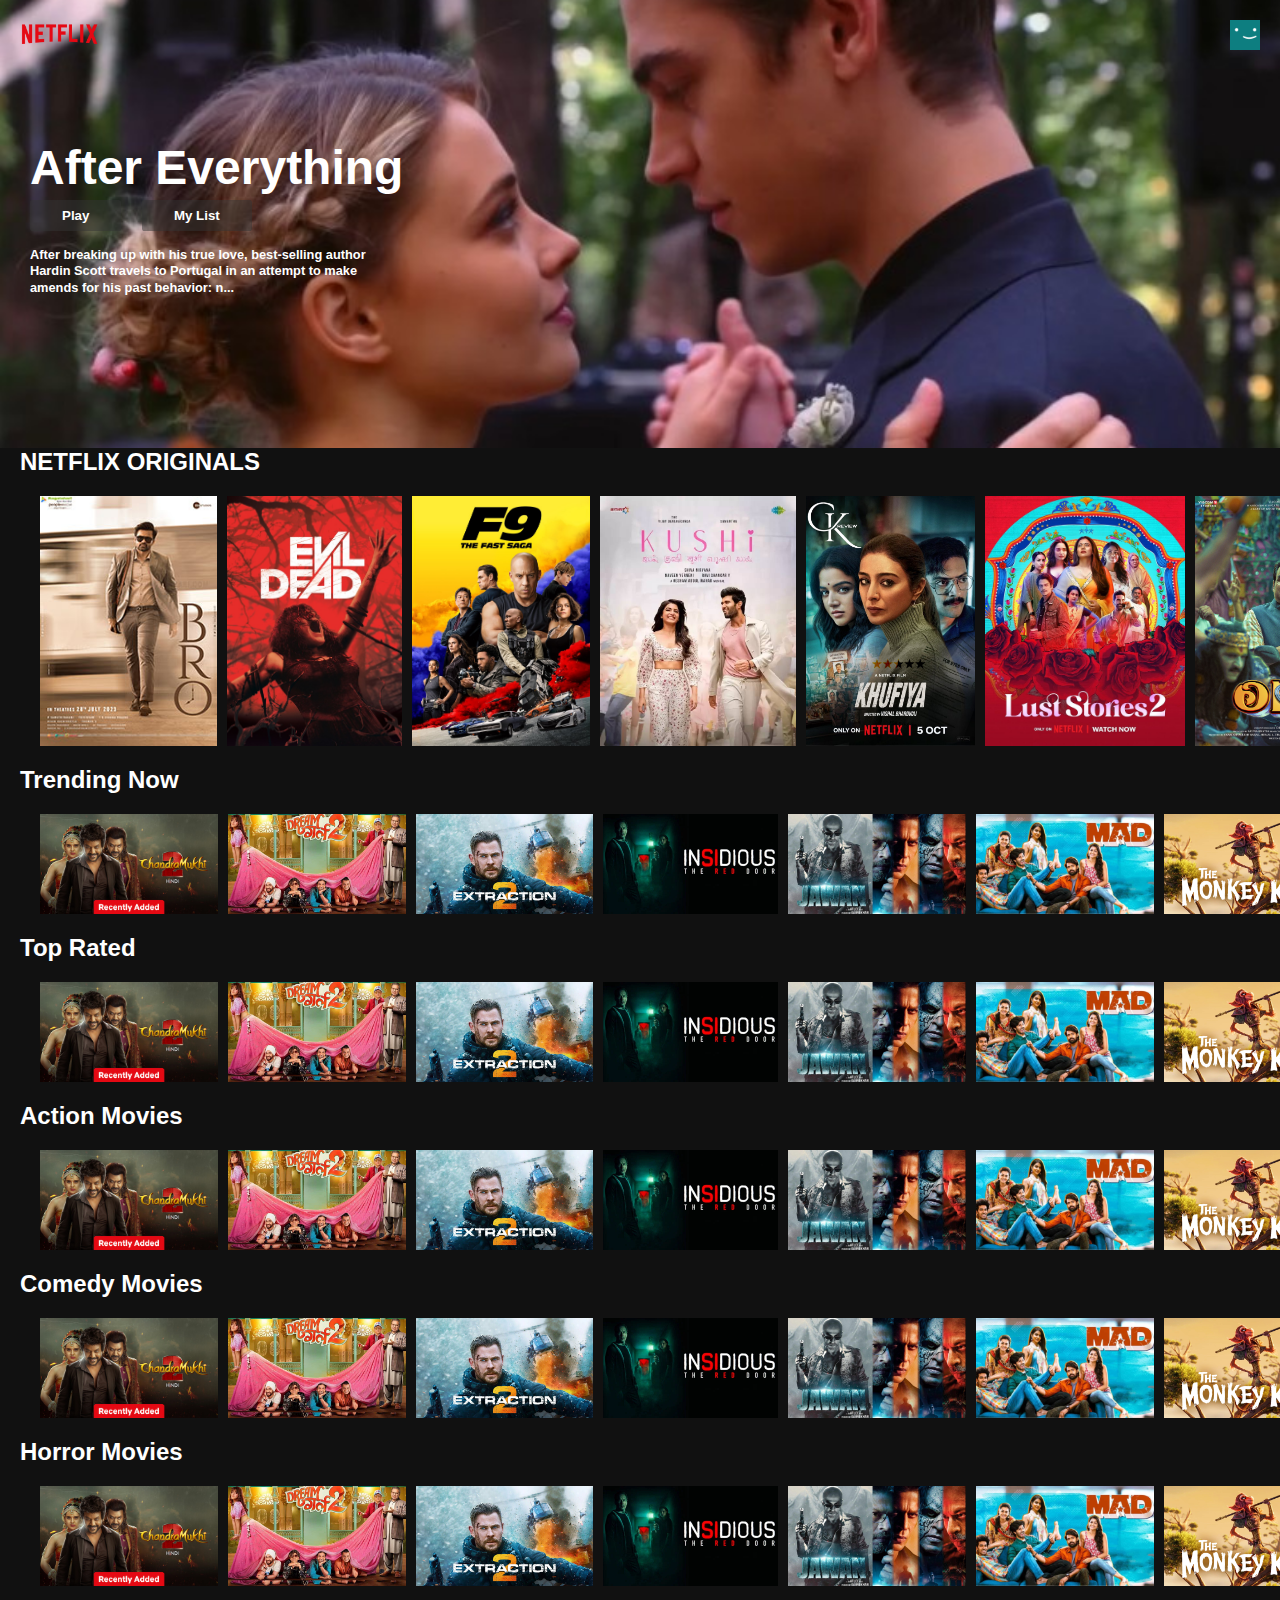
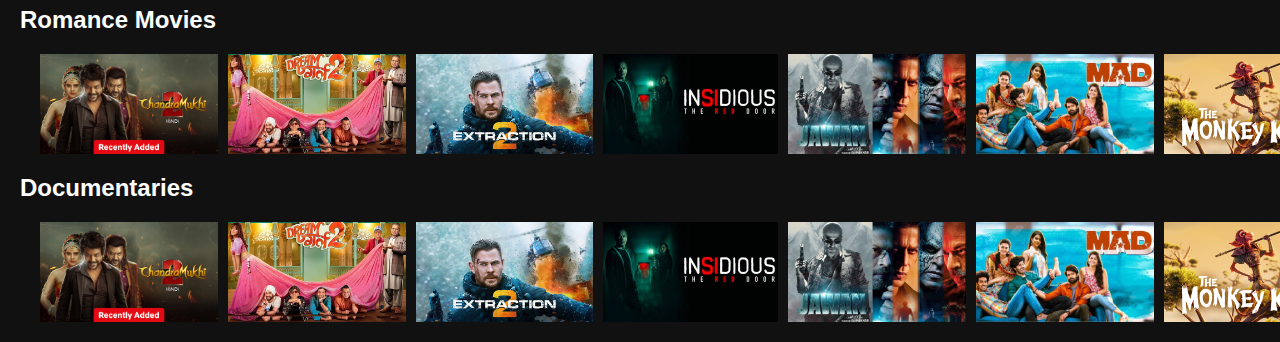
<file: NETFLIXVASANTHA/index.html>
<!DOCTYPE html>
<html lang="en">
  <head>
    <meta charset="UTF-8" /> 
    <meta http-equiv="X-UA-Compatible" content="IE=edge" />
    <meta name="viewport" content="width=device-width, initial-scale=1.0" />
    <title>Netflix Clone</title>
    <link rel="stylesheet" href="styles.css" />
  </head>
  <body>

    <div id="nav" class="nav">
       <img class="nav__logo" src="Images/netflix-logo.png"   alt="" />
       <img class="nav__avatar"src="Images/netflix-avatar.png" alt=""  />
    </div>
    <!-- header -->
    <header class="banner">
     <div class="banner__contents">
       <h1 class="banner__title">After Everything</h1>
       <div class="banner__buttons">
           <button class="banner__button">Play</button>
           <button class="banner__button">My List</button>
       </div>
      <h1 class="banner__description">
       After breaking up with his true love, best-selling author 
       Hardin Scott travels to Portugal in an attempt to make amends 
       for his past behavior: n...
     </h1> 
    </div> 
     <div class="banner--fadeBottom"></div>
    </header> 
    <!-- Netflix Orginals -->
    <div class= "row">
      <h2>NETFLIX ORIGINALS</h2>
      <div class="row_posters">
      <img class="row_poster row_posterLarge" src="Images/bro12t.jpg" alt=""  />
      <img class="row_poster row_posterLarge" src="Images/evil-dead.jpg" alt=""  />
      <img class="row_poster row_posterLarge" src="Images/f9 the fast saga.jpg" alt=""  />
      <img class="row_poster row_posterLarge" src="Images/kushi.jpg" alt=""  />
      <img class="row_poster row_posterLarge" src="Images/khufiya.jpg" alt=""  />
      <img class="row_poster row_posterLarge" src="Images/lust stories 2.jpg" alt=""  />
      <img class="row_poster row_posterLarge" src="Images/omg2.jpg" alt=""  />
      <img class="row_poster row_posterLarge" src="Images/raees.jpg" alt=""  />
      </div>
    </div>  

    <!-- Trending Now -->
    <div class="row">
      <h2>Trending Now</h2>
      <div class="row_posters">
      <img src="Images/chandramukhi2.jpg" alt="" class="row_poster" />
      <img src="Images/dream-girl-2.jpg" alt="" class="row_poster" />
      <img src="Images/Extraction2jpg.jpg" alt="" class="row_poster" />
      <img src="Images/insidous.jpg" alt="" class="row_poster" />
      <img src="Images/Jawan.jpg" alt="" class="row_poster" />
      <img src="Images/Mad.jpg" alt="" class="row_poster" />
      <img src="Images/Monkey King.jpg" alt="" class="row_poster" />
      <img src="Images/thenholy.jpg" alt="" class="row_poster" />
      </div>
    </div>

    <!-- Top Rated -->  
    <div class="row">
      <h2>Top Rated</h2>
      <div class="row_posters">
      <img src="Images/chandramukhi2.jpg" alt="" class="row_poster" />
      <img src="Images/dream-girl-2.jpg" alt="" class="row_poster" />
      <img src="Images/Extraction2jpg.jpg" alt="" class="row_poster" />
      <img src="Images/insidous.jpg" alt="" class="row_poster" />
      <img src="Images/Jawan.jpg" alt="" class="row_poster" />
      <img src="Images/Mad.jpg" alt="" class="row_poster" />
      <img src="Images/Monkey King.jpg" alt="" class="row_poster" />
      <img src="Images/thenholy.jpg" alt="" class="row_poster" />
      </div> 
    </div>   
    
    <!-- Action Movies -->
    <div class="row">
      <h2>Action Movies</h2>
      <div class="row_posters">
      <img src="Images/chandramukhi2.jpg" alt="" class="row_poster" />
      <img src="Images/dream-girl-2.jpg" alt="" class="row_poster" />
      <img src="Images/Extraction2jpg.jpg" alt="" class="row_poster" />
      <img src="Images/insidous.jpg" alt="" class="row_poster" />
      <img src="Images/Jawan.jpg" alt="" class="row_poster" />
      <img src="Images/Mad.jpg" alt="" class="row_poster" />
      <img src="Images/Monkey King.jpg" alt="" class="row_poster" />
      <img src="Images/thenholy.jpg" alt="" class="row_poster" />
    </div>
    </div>  
      
    <!-- Comedy Movies -->
    <div class="row">
      <h2>Comedy Movies</h2>
      <div class="row_posters">
      <img src="Images/chandramukhi2.jpg" alt="" class="row_poster" />
      <img src="Images/dream-girl-2.jpg" alt="" class="row_poster" />
      <img src="Images/Extraction2jpg.jpg" alt="" class="row_poster" />
      <img src="Images/insidous.jpg" alt="" class="row_poster" />
      <img src="Images/Jawan.jpg" alt="" class="row_poster" />
      <img src="Images/Mad.jpg" alt="" class="row_poster" />
      <img src="Images/Monkey King.jpg" alt="" class="row_poster" />
      <img src="Images/thenholy.jpg" alt="" class="row_poster" />
    </div>  
    </div>
       

    <!-- Horror Movies -->   
    <div class="row">
      <h2>Horror Movies</h2>
      <div class="row_posters">
      <img src="Images/chandramukhi2.jpg" alt="" class="row_poster" />
      <img src="Images/dream-girl-2.jpg" alt="" class="row_poster" />
      <img src="Images/Extraction2jpg.jpg" alt="" class="row_poster" />
      <img src="Images/insidous.jpg" alt="" class="row_poster" />
      <img src="Images/Jawan.jpg" alt="" class="row_poster" />
      <img src="Images/Mad.jpg" alt="" class="row_poster" />
      <img src="Images/Monkey King.jpg" alt="" class="row_poster" />
      <img src="Images/thenholy.jpg" alt="" class="row_poster" />
      </div>  
    </div>
     
    <!-- Romance Movies -->
    <div class="row">
      <h2>Romance Movies</h2>
      <div class="row_posters">
      <img src="Images/chandramukhi2.jpg" alt="" class="row_poster" />
      <img src="Images/dream-girl-2.jpg" alt="" class="row_poster" />
      <img src="Images/Extraction2jpg.jpg" alt="" class="row_poster" />
      <img src="Images/insidous.jpg" alt="" class="row_poster" />
      <img src="Images/Jawan.jpg" alt="" class="row_poster" />
      <img src="Images/Mad.jpg" alt="" class="row_poster" />
      <img src="Images/Monkey King.jpg" alt="" class="row_poster" />
      <img src="Images/thenholy.jpg" alt="" class="row_poster" />
    </div>   
    </div>

    <!-- Documentaries -->
    <div class="row">
      <h2>Documentaries</h2>
      <div class="row_posters">
      <img src="Images/chandramukhi2.jpg" alt="" class="row_poster" />
      <img src="Images/dream-girl-2.jpg" alt="" class="row_poster" />
      <img src="Images/Extraction2jpg.jpg" alt="" class="row_poster" />
      <img src="Images/insidous.jpg" alt="" class="row_poster" />
      <img src="Images/Jawan.jpg" alt="" class="row_poster" />
      <img src="Images/Mad.jpg" alt="" class="row_poster" />
      <img src="Images/Monkey King.jpg" alt="" class="row_poster" />
      <img src="Images/thenholy.jpg" alt="" class="row_poster" />
    </div>   
    </div>


    <script>
        const nav = document.getElementById('nav');

        window.addEventListener('scroll', () => {
          if(window.scrolly >=100) {
              nav.classList.add('nav__black');
          } else {
            nav.classList.remove('nav__black');            
          }
        }); 
    </script>    
    </body>
</html>
</file>
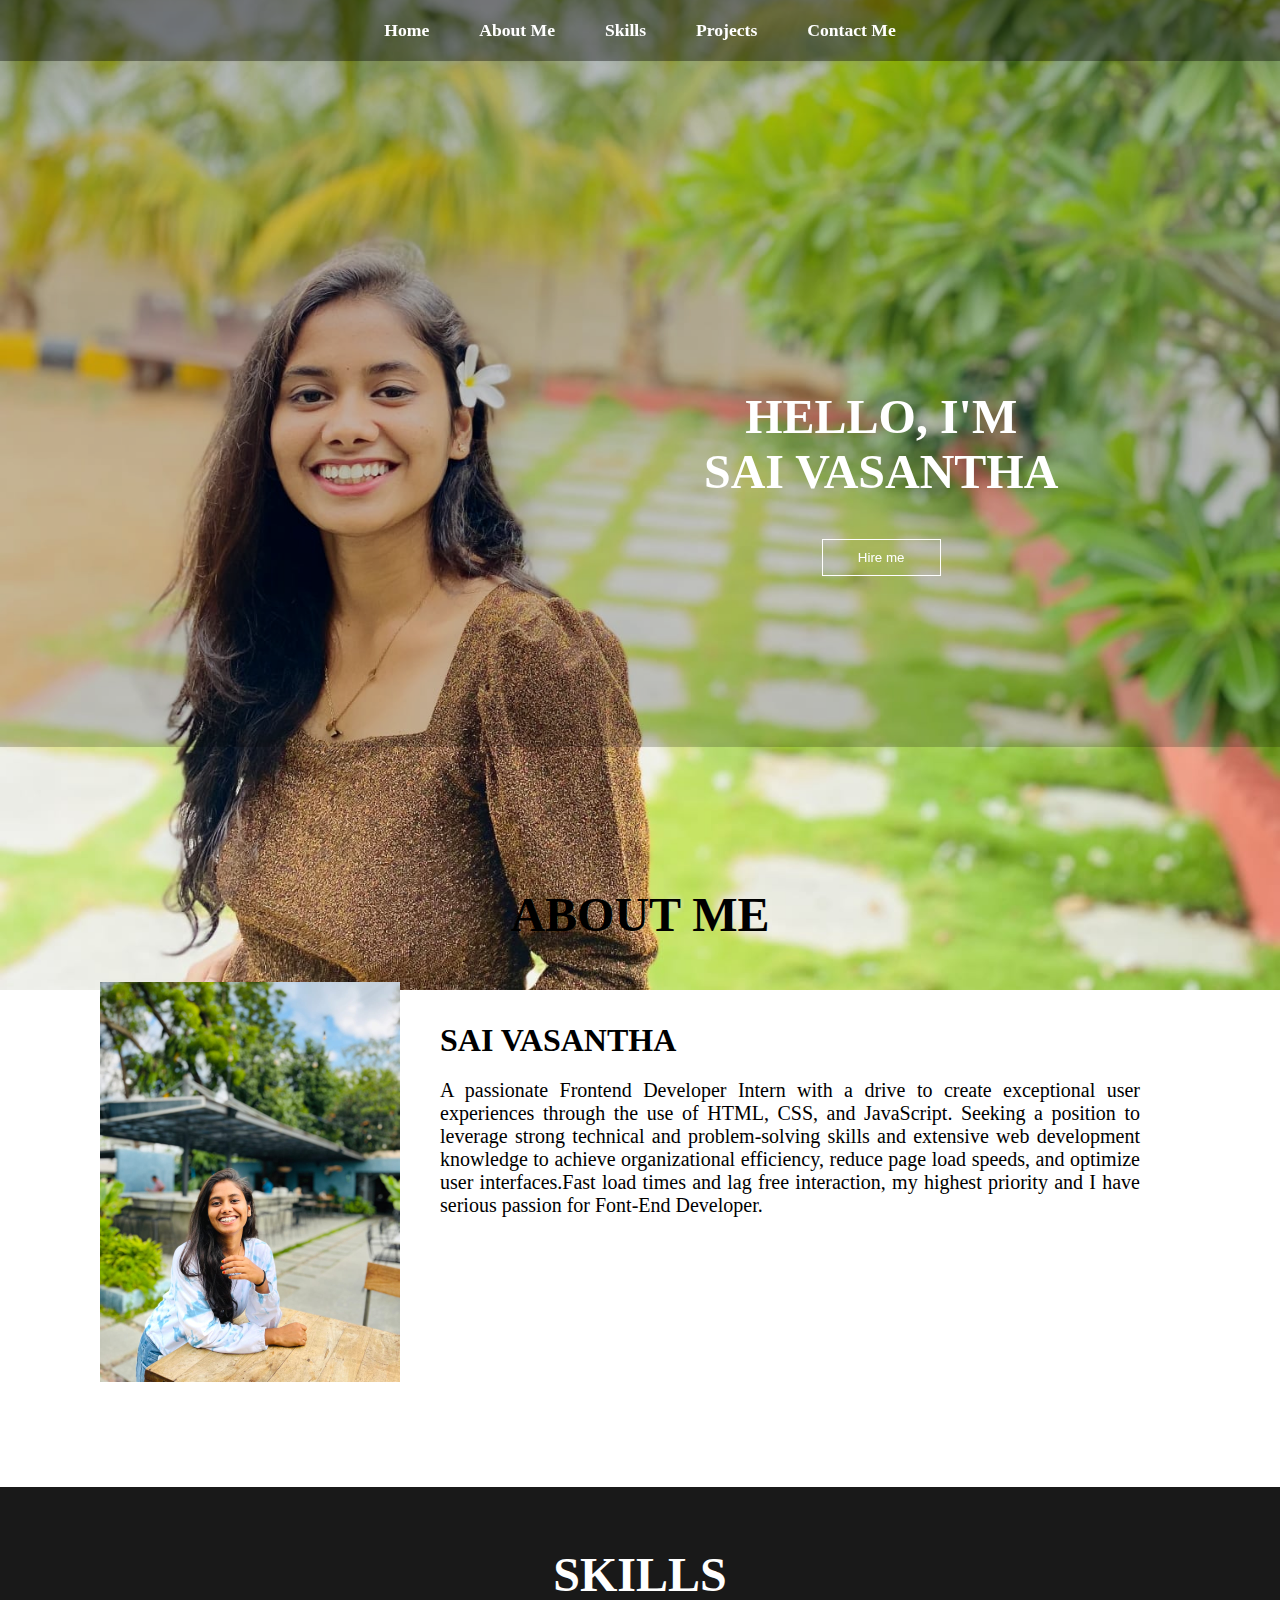
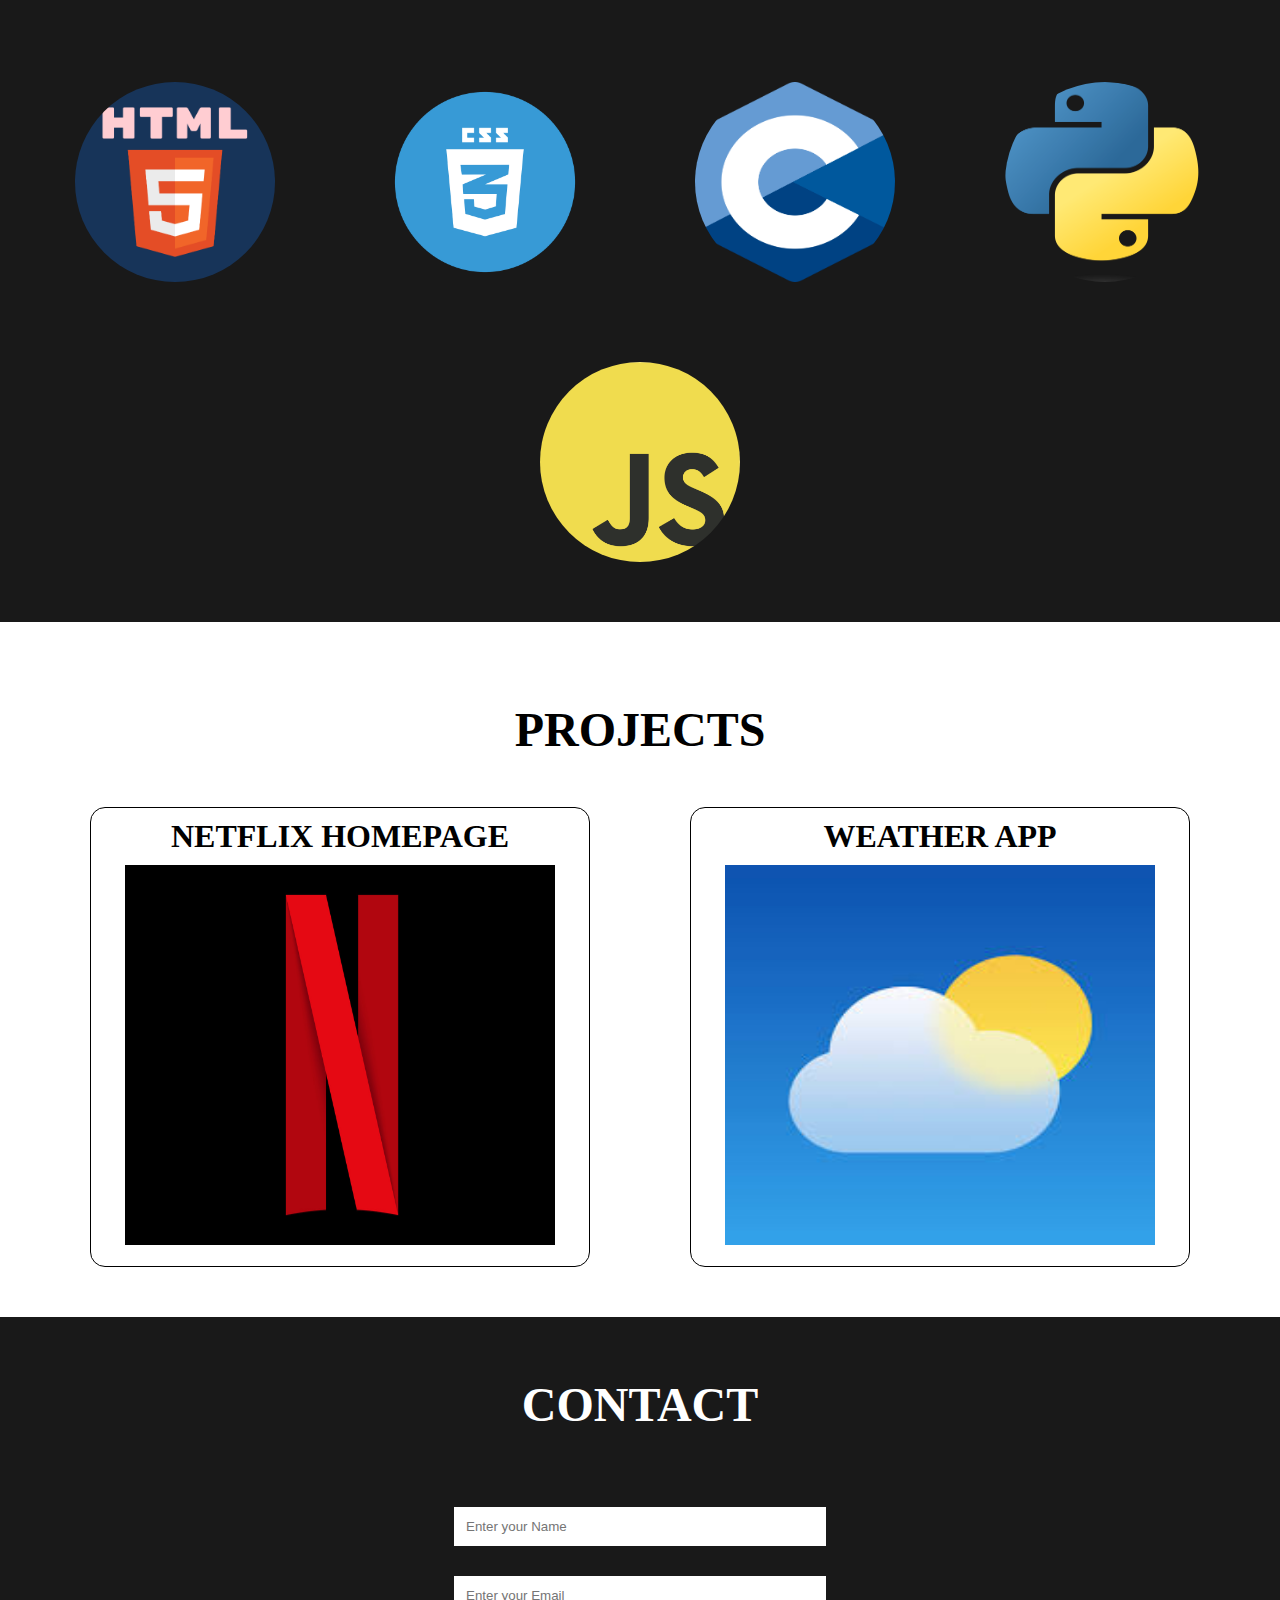
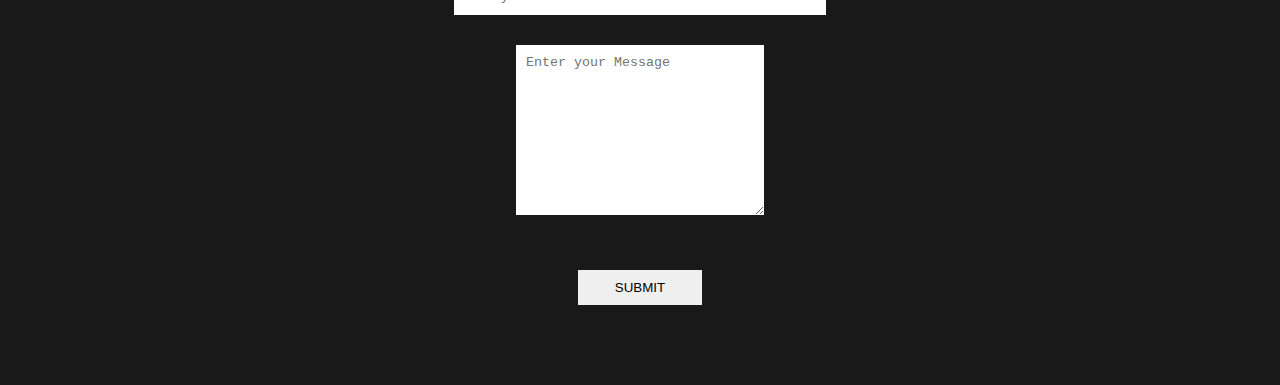
<file: portfolio(vasantha)/index.html>
<!DOCTYPE html>
<html lang="en">
<head>
    <meta charset="UTF-8">
    <meta name="viewport" content="width=device-width, initial-scale=1.0">
    <title>Document</title>
    <link rel="stylesheet" href="style.css">
    <link rel="stylesheet" media="screen and (max-width:800px)" href="tablet.css">
    <link rel="stylesheet" media="screen and (max-width:530px)" href="phone.css">
</head>
<body>
    <nav class="navbar">
        <ul>
           <li><a href="#home">Home</a></li>
           <li><a href="#about">About Me</a></li>
           <li><a href="#portfolio">Skills</a></li>
           <li><a href="#services">Projects</a></li>
           <li><a href="#contact">Contact Me</a></li>
        </ul>
    </nav>       

    <section id="home">
       <div class="main">
           <h1 class="headings">HELLO, I'M <br> SAI VASANTHA</h1>
           <button class="btn">
               Hire me
           </button>    
       </div>    
    </section>   

    <section id="about">
    <h1 class="headings">ABOUT ME</h1>
        <div id="pic">
            <img src="images/888.jpg" alt="">
            <div id="intro">
                <h2>SAI VASANTHA</h2>
                <P>A passionate Frontend Developer Intern with a drive to create exceptional 
                user experiences through the use of HTML, CSS, and JavaScript.
                Seeking a position to leverage strong technical and problem-solving skills 
                and extensive web development knowledge to achieve organizational efficiency,
                reduce page load speeds, and optimize user interfaces.Fast load times and
                lag free interaction, my highest priority and I have serious passion for Font-End Developer.</p>
            </div>
        </div>
    </section>    

    <section id="portfolio">
        <h1 class="headings">SKILLS</h1>
        <div class="gallery">
             <img src="./images/html.png" alt="">
             <img src="./images/logo-2582747_1280.webp" alt="">    
             <img src="./images/c.png" alt="">
             <img src="./images/python.png" alt="">
             <img src="./images/javascript.png" alt="">
        </div>
    </section>


    <section id="services">
        <h1 class="headings">PROJECTS</h1>
        <div class="row">
            <div class="box">
            <h1>NETFLIX HOMEPAGE</h1>
                 <a href="https://legendary-cucurucho-73c5d6.netlify.app/">
                 <img src="./images/netflix.jpeg" alt="">
                 </a>
            </div>           
            <div class="box">
            <h1>WEATHER APP</h1>
            <a href="https://zippy-monstera-9cf543.netlify.app/">
                 <img src="images/weather.jpeg" alt="">
            </a>
            </div>
        </div>
    </section>

    <section id="contact">
        <h1 class="headings">CONTACT</h1>
        <form action="" class="form">
            <input type="text" name="name" class="input"
             placeholder="Enter your Name">
            <input type="email" name="email" class="input"
             placeholder="Enter your Email">
            <textarea name="msg" id="msg" cols="30" rows="10" 
            placeholder="Enter your Message"></textarea>
            <input type="submit" value="SUBMIT" id="send"> 
        
        </form>
    </section>    

</body>
</html>
</file>
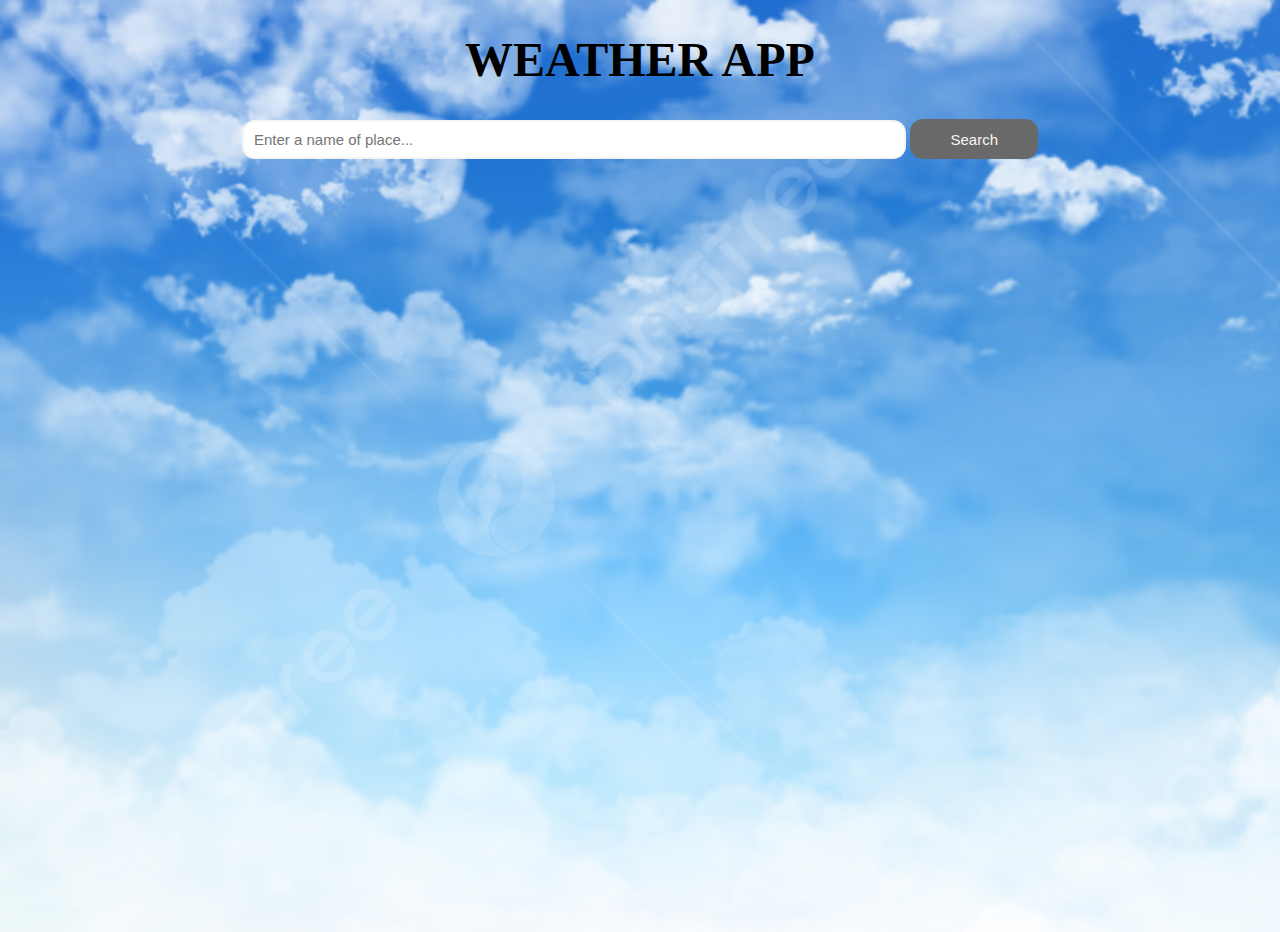
<file: weather app/index.html>
<!DOCTYPE html>
<html lang="en">

<head>
    <meta charset="UTF-8">
    <meta http-equiv="X-UA-Compatible" content="IE=edge">
    <meta name="viewport" content="width=device-width, initial-scale=1.0">
    <title>Weather App</title>
    <link rel="stylesheet" href="index.css">
    </head>
<body>  

<center>
     <h1>Weather App</h1>

<input placeholder="Enter a name of place..." id="placeName" type="text">
<button onclick="showWeather()" id="search1">Search</button>

<div id="showW">


  <h1 id="cityName"></h2>

  <h2 id="temp"></h2>
  <h2 id="hum"></h2>
  <h2 id="feels"></h2>
  </center>
    <script src="script.js"></script> 
</body>
</html>
</file>
<file: NETFLIXVASANTHA/styles.css>
*{
    margin: 0;
    box-sizing: border-box;
}

body{ 
      font-family: Arial, Helvetica, sans-serif;
      background-color: #111; 
}

.row_poster {
    width: 100%;
    object-fit: contain;
    max-height: 100px;
    margin-right: 10px;
    transition: transform 450ms;
    
}

.row_posters {
    display: flex;
    overflow-y: hidden;
    overflow-x: scroll;
    padding: 20px;
}

.row_poster:hover {
    transform: scale(1.08);
}

.row_posters::-webkit-scrollbar {
    display: none; 
}

.row_posterLarge {
    max-height: 250px;
}

.row_posterLarge:hover {
    transform: scale(1.09);
}

.row {
   color: white; 
   margin-left: 20px;
}

.banner {
   background-image: url("Images/AfterEverything.jpg");
   background-repeat: no-repeat;
   background-size: cover;
   background-position: center center;
   color: white;
   object-fit: contain;
   height : 448px;
}

.banner__contents {
    margin-left: 30px;
    padding-top: 140px;
    height: 190px;
}

.banner__title {
    font-size: 3rem;
    font-weight: 800;
    padding-bottom: 0.3rem;
}

.banner__description {
    width: 45rem;
    line-height: 1.3;
    padding-top: 1rem;
    font-size: 0.8rem;
    max-width: 360px;
    height: 180px; 
}

.banner__button {
    cursor: pointer;
    color: #fff;
    outline: none;
    border: none;
    font-weight: 700;
    border-radius: 0.2vw;
    padding-left: 2rem;
    padding-right: 2rem;
    margin-right: 1rem;
    padding-top: 0.5rem;
    padding-bottom: 0.5rem;
    background-color: rgba(51, 51, 51, 0.5);
}

.banner__button:hover {
    color: #000;
    background-color: #e6e6e6;
    transition: all 0.2s; 
}

/* .banner--fadeBottom {
    margin-top: 145px;
    height: 7.4rem;
    background-image: linear-gradient(180deg, transparent, rgba(37, 37, 37, 0.61), #111);
} */

.nav__logo {
    width: 80px;
    object-fit: contain;
}

.nav__avatar {
    width: 30px;
    object-fit: contain;
}

.nav {
    position: fixed;
    top: 0;
    width: 100%;
    display: flex;
    justify-content: space-between;
    padding: 20px;
    z-index: 1;
    transition-timing-function: ease-in;
    transition: all 0.5s;
}

.nav__black {
    background-color: #111;
}
</file>
<file: portfolio(vasantha)/style.css>
*{
    margin: 0;
    padding: 0;
    box-sizing: border-box;
}
html{
    scroll-behavior: smooth;
}

/* Navbar */
.navbar{
    display: flex;
    justify-content: center;
    align-items: center;
    background-color: rgba(0, 0, 0, 0.5);
    position: sticky;
    top: 0;
}
.navbar ul{
    display: flex;
    list-style: none;
    margin: 20px 0px;
}
.navbar ul li{
    font-family: century;
    font-size: 1.1rem;
    font-weight: bold;
}
.navbar ul li a{
    text-decoration: none;
    color: white;
    padding: 8px 25px;
    transition: all .5s ease;
}
.navbar ul li a:hover{
    background-color:white;
    color: black;
    box-shadow: 0 0 10px white;
}

/* Home Section */
#home{
    display: flex;
    flex-direction: column;
    background-color: rgba(0, 0, 0, 0.2);
    height: 686px;
    justify-content: center;
    align-items: center;
    color: white;
}
#home::before{
    content: "";
    position: absolute;
    top: 0;
    right: 0;
    background: url('images/111.jpg') no-repeat center/cover;
    height: 110vh;
    width: 100%;
    background-position-x: cover;
    z-index: -1;
    opacity: 1.0;
    
}
.main{
    display: flex;
    flex-direction: column;
    align-items: center;
    position: absolute;
    bottom: 36%;
    left: 55%;
}
.headings{
    font-family: century;
    font-size: 3rem;
    text-align: center;
    margin: 40px 0px;
}
.btn{
    padding: 10px 35px;
    background-color: transparent;
    border: 1px solid white;
    color: white;
    outline: none;
    transition: .6s ease;
}
.btn:hover{
    cursor: pointer;
    background-color: white;
    color: black;
    box-shadow: 0 0 5px white, 0 0 10px white, 0 0 15px white;
    font-weight: bold;
}

/* About Section */
#about{
    display: flex;
    flex-direction: column;
    box-sizing: border-box;
    padding: 100px;
    margin-bottom: 5px;
}
#pic{
    display: flex;
    
    
}
#pic img{
    width: 575px;
    height: 400px;
    
}
#intro{
    display: flex;
    flex-direction: column;
    text-align: justify;
    padding:40px;
    font-size: 20px;
}
#intro h2{
    font-size: 2rem;
    margin-bottom: 20px;
}

/* skills section */
#portfolio{
    display: flex;
    flex-direction: column;
    background-color: rgba(0, 0, 0, 0.9);
    color: white;
    align-items: center;
    padding: 20px;
}
.gallery{
    display: flex;
    flex-wrap: wrap;
    justify-content: space-around;
    box-sizing: border-box;
}
.gallery img{
    width: 200px;
    height: 200px;
    margin:40px;
    border-radius: 50%;
}

/* projects section */
#services{
    display: flex;
    flex-direction: column;
    padding: 40px;
}
.row{
    display: flex;
    justify-content: space-around;
    flex-wrap: wrap;
    box-sizing: border-box;

}
.box{
    display: flex;
    flex-direction: column;
    width: 500px;
    height: 460px;
    border: 1px solid black;
    margin: 10px;
    align-items: center;
    text-align: justify;
    padding: 10px;
    border-radius: 15px;
    background: linear-gradient(to top, mintcream 50%, white 50%);
    background-size: 100% 200%;
    transition: all .8s;
}
img:hover{
    background-position: left bottom;
    color: white;
    border: none;
}
.box img{
    width: 450px;
    height: 400px;
    background-color: white;
    padding: 10px;
    align-items: center;
    text-align: justify;
}
/* Contact Section */
#contact{
    display: flex;
    flex-direction: column;
    box-sizing: border-box;
    background-color: rgba(0, 0, 0, 0.9);
    color: white;
    padding: 20px;
}
.form{
    display: flex;
    flex-direction: column;
    box-sizing: border-box;
    align-items: center;
    margin: 20px 0px;
}
.input{
    padding: 12px;
    margin: 15px;
    width: 30%;
    border: none;
    outline: none;
}
#msg{
    width: 20%;
    padding: 10px;
    margin: 15px;
    border: none;
    outline: none;
}
#send{
    padding: 10px;
    width: 10%;
    margin: 40px;
    border: none;
    outline: none;
}
#send:hover{
    cursor: pointer;
    box-shadow: 0 0 10px white;
}
</file>
<file: portfolio(vasantha)/tablet.css>
/* Navbar */
.navbar ul{
    flex-wrap: wrap;
    justify-content: center;
}

/* Headings */
.heading{
     font-size: 2.5rem;
}



/* About */
#pic{
    flex-direction: column;
    align-items: center;
}
#pic img{
    width: 375px;
    height: 300px;
}
#intro h2{
    text-align: center;
    padding: 10px;
}

/* Contact */
.input{
   width: 60%; 
}
#msg{
    width: 55%;
}
#send{
    width: 20%;
}
</file>
<file: portfolio(vasantha)/phone.css>
/* Home */
#home{
    height: 820px;
    
}
.headings{
    font-size: 1.7rem;
}


/* About */
#pic img{
    width: 200px;
    height: 175px;   
}
#intro h2{
    font-size: 1.5rem;
}

/* Portfolio */
.gallery img{
    width: 250px;
    height: 150px;
    margin: 10px;
}

/* Contact */
.input{
    width: 80%;
}
#msg{
    width: 70%;
}
#send{
    width: 20%;
}
</file>
<file: weather app/index.css>
body{
    width: 100%;
    height: 100vh;
    margin: 0;
    padding: 0;
    overflow: hidden;
    background-image: url(image/images.jpg);
    background-repeat: no-repeat;
    background-size: cover;
    color: white;
}

h1{
    color: black;
    text-transform: uppercase;
    font-family:'Times New Roman', Times, serif;
    font-size: 3rem;
}

input {
 
    
 width: 50%;  
 font-size: 15px; 
 padding: 0.7% 0.8%;
 outline: none;
 border: solid 2px whitesmoke;
 background-color: white;
 color:black;
 border-radius: 13px;

}

button{
    width:10%;
    height: 40px;
    font-size: 15px;
    background-color: dimgray;
    cursor:pointer;
    color: whitesmoke;
    border: solid 2px dimgray;
    border-radius: 13px;
}

button:hover {
    background-color:darkgray;
    border: solid 2px darkgray;
    color: black;
}

#cityName {
    color: milleniumblue;
    margin-top: 7%;
    font-size: 2.5rem;
}

#temp, #hum, #feels {
    color:whitesmoke;
    font-size: 1.8rem;
}
</file>
